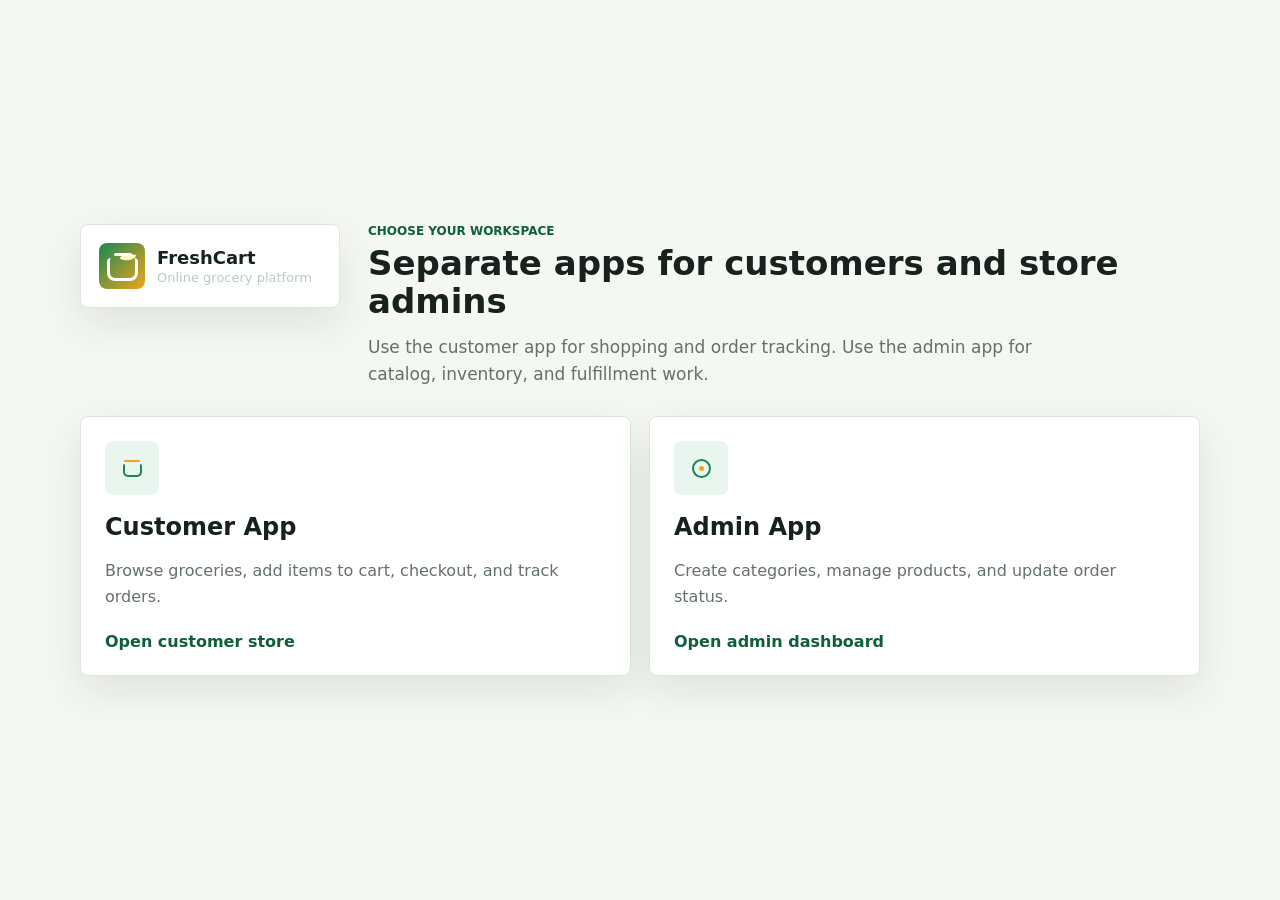
<file: Frontend/index.html>
<!DOCTYPE html>
<html lang="en">
  <head>
    <meta charset="UTF-8" />
    <meta name="viewport" content="width=device-width, initial-scale=1.0" />
    <title>FreshCart Apps</title>
    <link rel="stylesheet" href="css/styles.css" />
  </head>
  <body>
    <main class="portal">
      <section class="portal-hero">
        <a class="brand brand-link portal-brand" href="index.html">
          <div class="brand-mark" aria-hidden="true"><span></span></div>
          <div>
            <div class="brand-title">FreshCart</div>
            <div class="brand-subtitle">Online grocery platform</div>
          </div>
        </a>
        <div>
          <p class="page-kicker">Choose your workspace</p>
          <h1 class="page-title">Separate apps for customers and store admins</h1>
          <p class="portal-copy">Use the customer app for shopping and order tracking. Use the admin app for catalog, inventory, and fulfillment work.</p>
        </div>
      </section>

      <section class="portal-grid" aria-label="FreshCart modules">
        <a class="portal-card customer-card" href="customer.html">
          <span class="portal-icon nav-cart" aria-hidden="true"></span>
          <strong>Customer App</strong>
          <span>Browse groceries, add items to cart, checkout, and track orders.</span>
          <em>Open customer store</em>
        </a>
        <a class="portal-card admin-card" href="admin.html">
          <span class="portal-icon nav-admin" aria-hidden="true"></span>
          <strong>Admin App</strong>
          <span>Create categories, manage products, and update order status.</span>
          <em>Open admin dashboard</em>
        </a>
      </section>
    </main>
  </body>
</html>
</file>
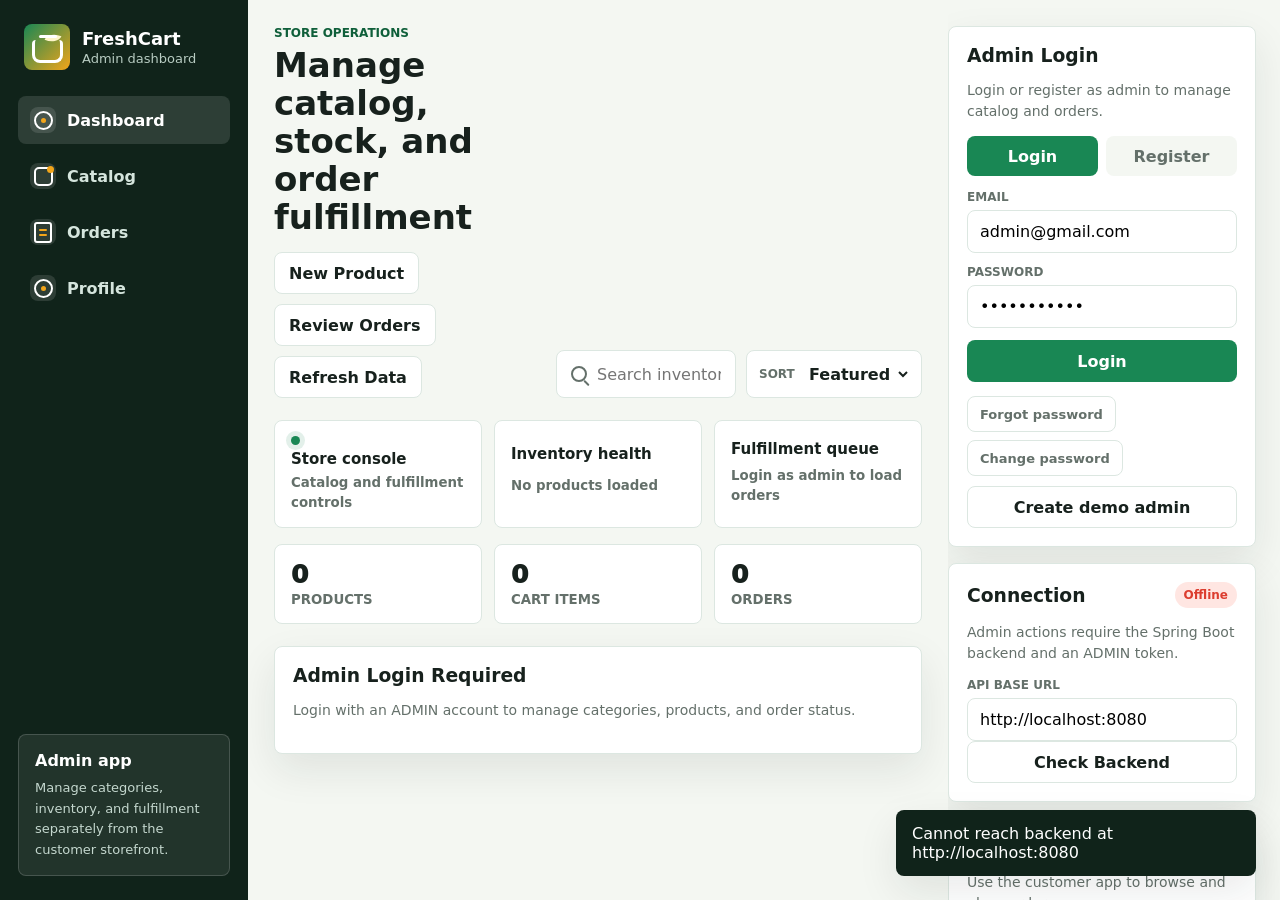
<file: Frontend/admin.html>
<!DOCTYPE html>
<html lang="en">
  <head>
    <meta charset="UTF-8" />
    <meta name="viewport" content="width=device-width, initial-scale=1.0" />
    <title>FreshCart Admin</title>
    <link rel="stylesheet" href="css/styles.css" />
  </head>
  <body>
    <div class="app-shell admin-shell">
      <aside class="sidebar">
        <a class="brand brand-link" href="index.html">
          <div class="brand-mark" aria-hidden="true"><span></span></div>
          <div>
            <div class="brand-title">FreshCart</div>
            <div class="brand-subtitle">Admin dashboard</div>
          </div>
        </a>

        <nav class="nav">
          <button class="nav-button active" data-view="dashboard"><span class="nav-icon nav-admin" aria-hidden="true"></span>Dashboard</button>
          <button class="nav-button" data-view="catalog"><span class="nav-icon nav-products" aria-hidden="true"></span>Catalog</button>
          <button class="nav-button" data-view="orders"><span class="nav-icon nav-orders" aria-hidden="true"></span>Orders</button>
          <button class="nav-button" data-view="profile"><span class="nav-icon nav-admin" aria-hidden="true"></span>Profile</button>
        </nav>

        <div class="sidebar-card">
          <strong>Admin app</strong>
          <span>Manage categories, inventory, and fulfillment separately from the customer storefront.</span>
        </div>
      </aside>

      <main class="main">
        <header class="topbar">
          <div>
            <p class="page-kicker">Store operations</p>
            <h1 class="page-title">Manage catalog, stock, and order fulfillment</h1>
            <div class="header-actions">
              <button class="btn secondary" data-jump-view="dashboard">New Product</button>
              <button class="btn secondary" data-jump-view="orders">Review Orders</button>
              <button class="btn secondary" id="refreshAppBtn">Refresh Data</button>
            </div>
          </div>
          <div class="toolbar">
            <label class="search-wrap">
              <span class="control-icon search-icon" aria-hidden="true"></span>
              <input id="searchInput" placeholder="Search inventory..." />
            </label>
            <label class="sort-wrap">
              <span>Sort</span>
              <select id="sortProducts">
                <option value="featured">Featured</option>
                <option value="price-asc">Price: Low to High</option>
                <option value="price-desc">Price: High to Low</option>
                <option value="stock-desc">Stock: High to Low</option>
              </select>
            </label>
          </div>
        </header>

        <section class="ops-banner admin-banner" aria-label="Operations status">
          <div>
            <span class="status-dot"></span>
            <strong>Store console</strong>
            <small>Catalog and fulfillment controls</small>
          </div>
          <div>
            <strong>Inventory health</strong>
            <small id="inventoryHealth">Waiting for catalog</small>
          </div>
          <div>
            <strong>Fulfillment queue</strong>
            <small id="fulfillmentQueue">Login as admin to load orders</small>
          </div>
        </section>

        <section class="stats-strip" aria-label="Admin summary">
          <div><span id="productCount">0</span><small>Products</small></div>
          <div><span id="cartCount">0</span><small>Cart items</small></div>
          <div><span id="orderCount">0</span><small>Orders</small></div>
        </section>

        <section class="view active" data-view="dashboard">
          <div id="adminAccess" class="admin-layout" hidden>
            <form id="categoryForm" class="panel form-grid">
              <h3>Category Setup</h3>
              <label class="field">
                <span>Category name</span>
                <input name="name" placeholder="Fruits" required />
              </label>
              <label class="field">
                <span>Description</span>
                <textarea name="description" placeholder="Fresh fruits and seasonal picks"></textarea>
              </label>
              <button class="btn" type="submit">Create Category</button>
            </form>

            <form id="productForm" class="panel form-grid">
              <h3>Inventory Control</h3>
              <div class="two-col">
                <label class="field">
                  <span>Product</span>
                  <input name="name" placeholder="Apple" required />
                </label>
                <label class="field">
                  <span>Category</span>
                  <select id="productCategory" name="categoryId" required></select>
                </label>
              </div>
              <label class="field">
                <span>Description</span>
                <textarea name="description" placeholder="Fresh and ready for delivery"></textarea>
              </label>
              <label class="field">
                <span>Product image</span>
                <select name="imageUrl">
                  <option value="">Auto choose by product name</option>
                  <option value="assets/products/apple.svg">Apple</option>
                  <option value="assets/products/mango.svg">Mango</option>
                  <option value="assets/products/tomato.svg">Tomato</option>
                  <option value="assets/products/vegetable.svg">Vegetable</option>
                  <option value="assets/products/dairy.svg">Dairy</option>
                  <option value="assets/products/bakery.svg">Bakery</option>
                  <option value="assets/products/default.svg">Default grocery</option>
                </select>
              </label>
              <label class="field">
                <span>Custom image URL</span>
                <input name="customImageUrl" placeholder="Optional direct image URL" />
              </label>
              <label class="field">
                <span>Upload product image</span>
                <input id="productImageFile" name="productImageFile" type="file" accept="image/png,image/jpeg,image/webp,image/svg+xml" />
              </label>
              <div class="image-preview-card">
                <img id="productImagePreview" src="assets/products/default.svg" alt="Product preview" />
                <div>
                  <strong id="productPreviewTitle">Product preview</strong>
                  <span id="productPreviewMeta">Choose an image or type a custom URL.</span>
                </div>
              </div>
              <div class="two-col">
                <label class="field">
                  <span>Price</span>
                  <input name="price" type="number" step="0.01" min="0.01" placeholder="40.50" required />
                </label>
                <label class="field">
                  <span>Stock</span>
                  <input name="stockQuantity" type="number" min="0" placeholder="10" required />
                </label>
              </div>
              <div class="two-col">
                <button class="btn" type="submit">Create Product</button>
                <button class="btn secondary" type="button" id="clearProductDraftBtn">Clear Draft</button>
              </div>
            </form>

            <form id="orderStatusForm" class="panel form-grid">
              <h3>Fulfillment Desk</h3>
              <div class="two-col">
                <label class="field">
                  <span>Order ID</span>
                  <input name="orderId" type="number" min="1" required />
                </label>
                <label class="field">
                  <span>Status</span>
                  <select name="status">
                    <option>PLACED</option>
                    <option>CONFIRMED</option>
                    <option>PACKED</option>
                    <option>OUT_FOR_DELIVERY</option>
                    <option>DELIVERED</option>
                    <option>CANCELLED</option>
                  </select>
                </label>
              </div>
              <button class="btn" type="submit">Update Status</button>
            </form>

            <section class="panel ops-panel">
              <div class="row-between">
                <h3>Low Stock Watch</h3>
                <span class="chip warn" id="lowStockCount">0 items</span>
              </div>
              <div id="lowStockList" class="compact-list"></div>
            </section>

            <section class="panel ops-panel">
              <div class="row-between">
                <h3>Active Fulfillment</h3>
                <span class="chip blue" id="activeOrderCount">0 active</span>
              </div>
              <div id="activeOrderList" class="compact-list"></div>
            </section>

            <section class="panel analytics-panel full-span">
              <div class="row-between">
                <h3>Store Analytics</h3>
                <span class="chip blue" id="analyticsRange">Live</span>
              </div>
              <div class="analytics-grid">
                <div><span>Revenue</span><strong id="analyticsRevenue">Rs 0.00</strong></div>
                <div><span>Today orders</span><strong id="analyticsTodayOrders">0</strong></div>
                <div><span>Average order</span><strong id="analyticsAverageOrder">Rs 0.00</strong></div>
              </div>
              <div class="analytics-list" id="topProductsList"></div>
            </section>
          </div>
          <div class="panel" id="adminHint">
            <h3>Admin Login Required</h3>
            <p class="muted">Login with an ADMIN account to manage categories, products, and order status.</p>
          </div>
        </section>

        <section class="view" data-view="catalog">
          <div class="section-head">
            <div>
              <h2>Inventory Catalog</h2>
              <p class="muted">Review active products and remove discontinued items.</p>
            </div>
          </div>
          <div class="category-strip" id="categoryStrip"></div>
          <div id="productGrid" class="grid"></div>
        </section>

        <section class="view" data-view="orders">
          <div class="panel">
            <div class="row-between">
              <h3>All Orders</h3>
              <span class="chip">Admin fulfillment</span>
            </div>
            <div class="segmented order-filter" aria-label="Filter admin orders">
              <button class="active" data-admin-order-filter="ACTIVE">Active</button>
              <button data-admin-order-filter="PLACED">Placed</button>
              <button data-admin-order-filter="OUT_FOR_DELIVERY">Out</button>
              <button data-admin-order-filter="DONE">Done</button>
              <button data-admin-order-filter="ALL">All</button>
            </div>
            <div id="ordersList" class="orders-list"></div>
          </div>
        </section>

        <section class="view" data-view="profile">
          <div class="panel profile-panel" id="profilePanel"></div>
        </section>
      </main>

      <aside class="right-rail">
        <section class="auth-card" id="authBox"></section>
        <section class="panel">
          <div class="row-between">
            <h3>Connection</h3>
            <span class="chip neutral" id="backendStatus">Checking</span>
          </div>
          <p class="muted">Admin actions require the Spring Boot backend and an ADMIN token.</p>
          <label class="field">
            <span>API base URL</span>
            <input id="apiBaseUrl" />
          </label>
          <button class="btn secondary full" id="checkBackendBtn">Check Backend</button>
        </section>
        <section class="panel">
          <h3>Customer?</h3>
          <p class="muted">Use the customer app to browse and place orders.</p>
          <a class="btn secondary full" href="customer.html">Open Customer App</a>
        </section>
      </aside>
    </div>

    <div id="toast" class="toast"></div>
    <div id="productModal" class="modal" hidden>
      <div class="modal-backdrop" data-close-product-modal></div>
      <section class="modal-panel" role="dialog" aria-modal="true" aria-labelledby="productModalTitle">
        <button class="modal-close" type="button" data-close-product-modal>Close</button>
        <div id="productModalContent"></div>
      </section>
    </div>
    <script type="module" src="js/adminApp.js?v=20260529-razorpay-errors"></script>
  </body>
</html>
</file>
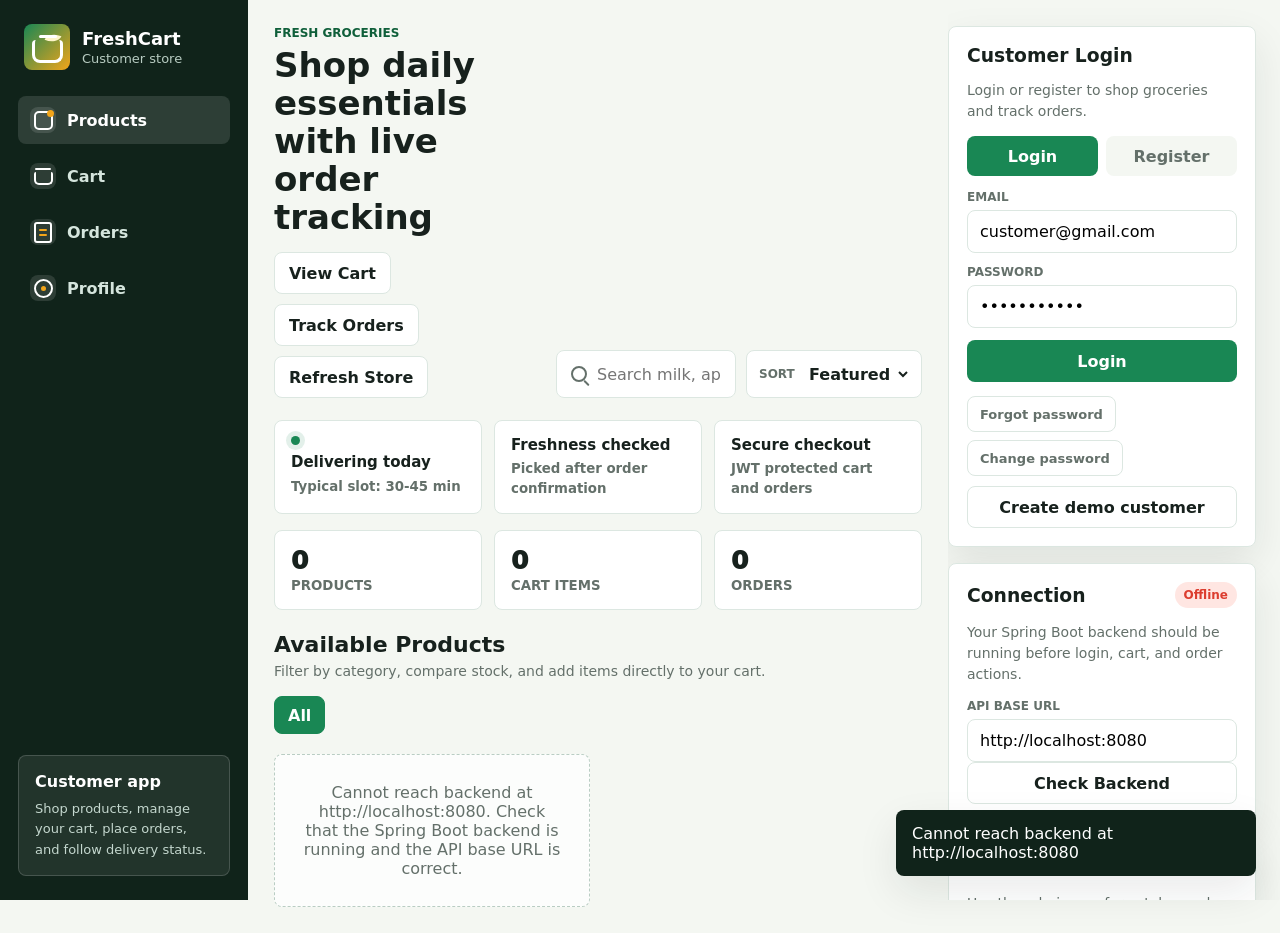
<file: Frontend/customer.html>
<!DOCTYPE html>
<html lang="en">
  <head>
    <meta charset="UTF-8" />
    <meta name="viewport" content="width=device-width, initial-scale=1.0" />
    <title>FreshCart Customer</title>
    <link rel="stylesheet" href="css/styles.css" />
  </head>
  <body>
    <div class="app-shell">
      <aside class="sidebar">
        <a class="brand brand-link" href="index.html">
          <div class="brand-mark" aria-hidden="true"><span></span></div>
          <div>
            <div class="brand-title">FreshCart</div>
            <div class="brand-subtitle">Customer store</div>
          </div>
        </a>

        <nav class="nav">
          <button class="nav-button active" data-view="products"><span class="nav-icon nav-products" aria-hidden="true"></span>Products</button>
          <button class="nav-button" data-view="cart"><span class="nav-icon nav-cart" aria-hidden="true"></span>Cart</button>
          <button class="nav-button" data-view="orders"><span class="nav-icon nav-orders" aria-hidden="true"></span>Orders</button>
          <button class="nav-button" data-view="profile"><span class="nav-icon nav-admin" aria-hidden="true"></span>Profile</button>
        </nav>

        <div class="sidebar-card">
          <strong>Customer app</strong>
          <span>Shop products, manage your cart, place orders, and follow delivery status.</span>
        </div>
      </aside>

      <main class="main">
        <header class="topbar">
          <div>
            <p class="page-kicker">Fresh groceries</p>
            <h1 class="page-title">Shop daily essentials with live order tracking</h1>
            <div class="header-actions">
              <button class="btn secondary" data-jump-view="cart">View Cart</button>
              <button class="btn secondary" data-jump-view="orders">Track Orders</button>
              <button class="btn secondary" id="refreshAppBtn">Refresh Store</button>
            </div>
          </div>
          <div class="toolbar">
            <label class="search-wrap">
              <span class="control-icon search-icon" aria-hidden="true"></span>
              <input id="searchInput" placeholder="Search milk, apple, bread..." />
            </label>
            <label class="sort-wrap">
              <span>Sort</span>
              <select id="sortProducts">
                <option value="featured">Featured</option>
                <option value="price-asc">Price: Low to High</option>
                <option value="price-desc">Price: High to Low</option>
                <option value="stock-desc">Stock: High to Low</option>
              </select>
            </label>
          </div>
        </header>

        <section class="ops-banner customer-banner" aria-label="Store service status">
          <div>
            <span class="status-dot"></span>
            <strong>Delivering today</strong>
            <small>Typical slot: 30-45 min</small>
          </div>
          <div>
            <strong>Freshness checked</strong>
            <small>Picked after order confirmation</small>
          </div>
          <div>
            <strong>Secure checkout</strong>
            <small>JWT protected cart and orders</small>
          </div>
        </section>

        <section class="stats-strip" aria-label="Customer summary">
          <div><span id="productCount">0</span><small>Products</small></div>
          <div><span id="cartCount">0</span><small>Cart items</small></div>
          <div><span id="orderCount">0</span><small>Orders</small></div>
        </section>

        <section class="view active" data-view="products">
          <div class="section-head">
            <div>
              <h2>Available Products</h2>
              <p class="muted">Filter by category, compare stock, and add items directly to your cart.</p>
            </div>
          </div>
          <div class="category-strip" id="categoryStrip"></div>
          <div id="productGrid" class="grid"></div>
        </section>

        <section class="view" data-view="cart">
          <div class="panel">
            <div class="row-between">
              <h3>Checkout Cart</h3>
              <span class="chip" id="cartTotal">Rs 0.00</span>
            </div>
            <div id="cartReview" class="cart-review"></div>
            <div id="cartList" class="cart-list"></div>
            <div class="cart-summary">
              <div class="checkout-breakdown" aria-label="Checkout total">
                <div><span>Subtotal</span><strong id="checkoutSubtotal">Rs 0.00</strong></div>
                <div><span>Delivery</span><strong id="checkoutDelivery">Rs 0.00</strong></div>
                <div class="grand-total"><span>Payable</span><strong id="checkoutGrand">Rs 0.00</strong></div>
              </div>
              <label class="field">
                <span>Delivery address</span>
                <textarea id="deliveryAddress">123 Grocery Street</textarea>
              </label>
              <div class="address-book">
                <label class="field">
                  <span>Address label</span>
                  <input id="addressLabel" placeholder="Home, Office, Other" value="Home" />
                </label>
                <label class="field">
                  <span>Saved addresses</span>
                  <select id="savedAddressSelect"></select>
                </label>
                <div class="address-actions">
                  <button class="btn secondary" type="button" id="saveAddressBtn">Save Address</button>
                  <button class="btn secondary" type="button" id="removeAddressBtn">Remove</button>
                </div>
              </div>
              <div class="two-col">
                <label class="field">
                  <span>Delivery slot</span>
                  <select id="deliverySlot">
                    <option>Today, 30-45 min</option>
                    <option>Today, 6 PM - 8 PM</option>
                    <option>Tomorrow, 8 AM - 10 AM</option>
                    <option>Tomorrow, 5 PM - 7 PM</option>
                  </select>
                </label>
                <label class="field">
                  <span>Payment</span>
                  <select id="paymentMethod">
                    <option value="COD">Cash on Delivery</option>
                    <option value="ONLINE">Online Payment</option>
                  </select>
                </label>
              </div>
              <div class="two-col">
                <button class="btn" id="placeOrderBtn">Place Order</button>
                <button class="btn secondary" id="clearCartBtn">Clear Cart</button>
              </div>
            </div>
          </div>
        </section>

        <section class="view" data-view="orders">
          <div class="panel">
            <div class="row-between">
              <h3>My Orders</h3>
              <span class="chip">Live status ready</span>
            </div>
            <div class="segmented order-filter" aria-label="Filter customer orders">
              <button class="active" data-customer-order-filter="ALL">History</button>
              <button data-customer-order-filter="ACTIVE">Active</button>
              <button data-customer-order-filter="DELIVERED">Delivered</button>
            </div>
            <div id="ordersList" class="orders-list"></div>
          </div>
        </section>

        <section class="view" data-view="profile">
          <div class="panel profile-panel" id="profilePanel"></div>
        </section>
      </main>

      <aside class="right-rail">
        <section class="auth-card" id="authBox"></section>
        <section class="panel">
          <div class="row-between">
            <h3>Connection</h3>
            <span class="chip neutral" id="backendStatus">Checking</span>
          </div>
          <p class="muted">Your Spring Boot backend should be running before login, cart, and order actions.</p>
          <label class="field">
            <span>API base URL</span>
            <input id="apiBaseUrl" />
          </label>
          <button class="btn secondary full" id="checkBackendBtn">Check Backend</button>
        </section>
        <section class="panel">
          <h3>Admin?</h3>
          <p class="muted">Use the admin app for catalog and fulfillment management.</p>
          <a class="btn secondary full" href="admin.html">Open Admin App</a>
        </section>
        <section class="panel promise-list">
          <h3>Delivery Promise</h3>
          <div><strong>Packed carefully</strong><span>Cold items and bakery kept separate.</span></div>
          <div><strong>Live updates</strong><span>Order status changes appear in your order timeline.</span></div>
          <div><strong>Easy changes</strong><span>Update quantities before checkout.</span></div>
        </section>
        <section class="panel ops-panel">
          <div class="row-between">
            <h3>Shopping Assist</h3>
            <span class="chip" id="assistStatus">Ready</span>
          </div>
          <div id="shoppingAssist" class="compact-list"></div>
        </section>
      </aside>
    </div>

    <div id="toast" class="toast"></div>
    <div id="productModal" class="modal" hidden>
      <div class="modal-backdrop" data-close-product-modal></div>
      <section class="modal-panel" role="dialog" aria-modal="true" aria-labelledby="productModalTitle">
        <button class="modal-close" type="button" data-close-product-modal>Close</button>
        <div id="productModalContent"></div>
      </section>
    </div>
    <script type="module" src="js/app.js?v=20260529-razorpay-errors"></script>
  </body>
</html>
</file>
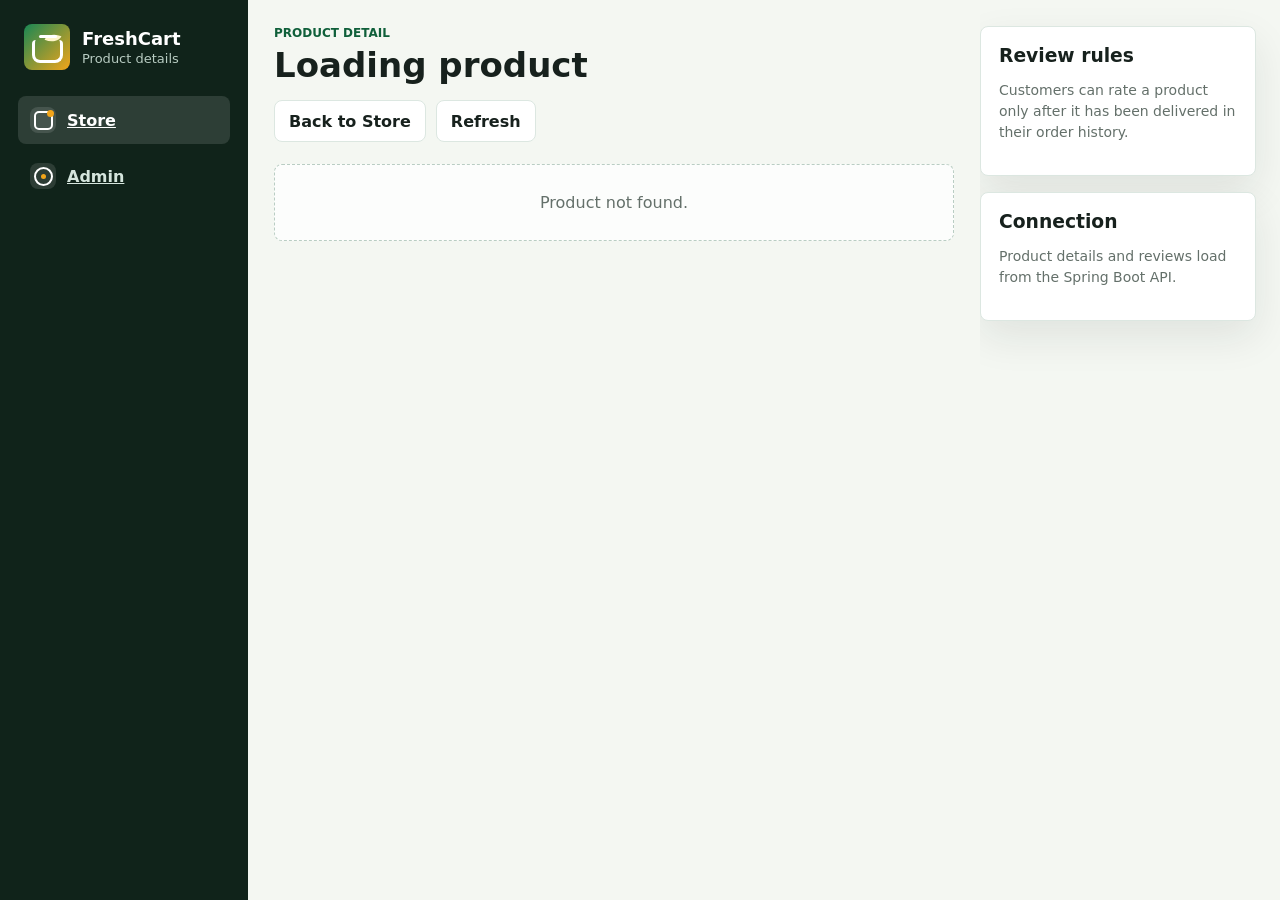
<file: Frontend/product.html>
<!DOCTYPE html>
<html lang="en">
  <head>
    <meta charset="UTF-8" />
    <meta name="viewport" content="width=device-width, initial-scale=1.0" />
    <title>FreshCart Product</title>
    <link rel="stylesheet" href="css/styles.css" />
  </head>
  <body>
    <div class="app-shell product-page-shell">
      <aside class="sidebar">
        <a class="brand brand-link" href="index.html">
          <div class="brand-mark" aria-hidden="true"><span></span></div>
          <div>
            <div class="brand-title">FreshCart</div>
            <div class="brand-subtitle">Product details</div>
          </div>
        </a>
        <nav class="nav">
          <a class="nav-button active" href="customer.html"><span class="nav-icon nav-products" aria-hidden="true"></span>Store</a>
          <a class="nav-button" href="admin.html"><span class="nav-icon nav-admin" aria-hidden="true"></span>Admin</a>
        </nav>
      </aside>

      <main class="main">
        <header class="topbar product-detail-topbar">
          <div>
            <p class="page-kicker">Product detail</p>
            <h1 class="page-title" id="productPageTitle">Loading product</h1>
            <div class="header-actions">
              <a class="btn secondary" href="customer.html">Back to Store</a>
              <button class="btn secondary" id="refreshProductBtn">Refresh</button>
            </div>
          </div>
        </header>

        <section id="productPageContent" class="product-page-content"></section>
      </main>

      <aside class="right-rail">
        <section class="panel">
          <h3>Review rules</h3>
          <p class="muted">Customers can rate a product only after it has been delivered in their order history.</p>
        </section>
        <section class="panel">
          <h3>Connection</h3>
          <p class="muted">Product details and reviews load from the Spring Boot API.</p>
        </section>
      </aside>
    </div>

    <div id="toast" class="toast"></div>
    <script type="module" src="js/productPage.js?v=20260529-razorpay-errors"></script>
  </body>
</html>
</file>
<file: Frontend/css/styles.css>
:root {
  --leaf: #198754;
  --leaf-dark: #0f5f3a;
  --leaf-soft: #e8f6ef;
  --blue: #2563eb;
  --tomato: #dc3d2f;
  --amber: #f2a51a;
  --ink: #17211d;
  --muted: #64706a;
  --line: #dce7e1;
  --panel: #ffffff;
  --wash: #f4f7f2;
  --sidebar: #10231a;
  --shadow: 0 16px 42px rgba(23, 33, 29, 0.09);
}

* {
  box-sizing: border-box;
}

[hidden] {
  display: none !important;
}

body {
  margin: 0;
  min-height: 100vh;
  background: var(--wash);
  color: var(--ink);
  font-family: Inter, ui-sans-serif, system-ui, -apple-system, BlinkMacSystemFont, "Segoe UI", sans-serif;
}

button,
input,
select,
textarea {
  font: inherit;
}

button {
  border: 0;
  cursor: pointer;
}

.app-shell {
  display: grid;
  grid-template-columns: 248px minmax(0, 1fr) 332px;
  min-height: 100vh;
}

.sidebar {
  position: sticky;
  top: 0;
  display: flex;
  flex-direction: column;
  gap: 26px;
  height: 100vh;
  padding: 24px 18px;
  background: var(--sidebar);
  color: #ffffff;
}

.brand {
  display: flex;
  gap: 12px;
  align-items: center;
  padding: 0 6px;
}

.brand-link,
.portal-card {
  color: inherit;
  text-decoration: none;
}

.brand-mark {
  position: relative;
  display: grid;
  width: 46px;
  height: 46px;
  place-items: center;
  overflow: hidden;
  border-radius: 8px;
  background: linear-gradient(135deg, var(--leaf), var(--amber));
}

.brand-mark::before,
.brand-mark::after,
.brand-mark span {
  position: absolute;
  content: "";
}

.brand-mark::before {
  width: 25px;
  height: 20px;
  border: 3px solid #ffffff;
  border-top: 0;
  border-radius: 4px 4px 8px 8px;
  transform: translateY(4px);
}

.brand-mark::after {
  width: 18px;
  height: 3px;
  border-radius: 999px;
  background: #ffffff;
  transform: translate(1px, -11px);
}

.brand-mark span {
  top: 9px;
  right: 10px;
  width: 14px;
  height: 10px;
  border-radius: 100% 0 100% 0;
  background: #fff5c8;
  transform: rotate(24deg);
}

.brand-title {
  font-size: 18px;
  font-weight: 900;
  letter-spacing: 0;
}

.brand-subtitle {
  margin-top: 2px;
  color: #b8ccc2;
  font-size: 13px;
}

.nav {
  display: grid;
  gap: 8px;
}

.nav-button {
  display: flex;
  align-items: center;
  gap: 11px;
  width: 100%;
  min-height: 46px;
  padding: 11px 12px;
  border-radius: 8px;
  background: transparent;
  color: #d5e5dd;
  text-align: left;
  font-weight: 800;
}

.nav-icon {
  position: relative;
  display: grid;
  width: 26px;
  height: 26px;
  place-items: center;
  border-radius: 8px;
  background: rgba(255, 255, 255, 0.12);
}

.nav-icon::before,
.nav-icon::after {
  position: absolute;
  content: "";
}

.nav-products::before {
  width: 15px;
  height: 15px;
  border: 2px solid #ffffff;
  border-radius: 5px;
}

.nav-products::after {
  width: 7px;
  height: 7px;
  border-radius: 50%;
  background: var(--amber);
  transform: translate(7px, -7px);
}

.nav-cart::before {
  width: 15px;
  height: 11px;
  border: 2px solid #ffffff;
  border-top: 0;
  border-radius: 2px 2px 5px 5px;
  transform: translateY(2px);
}

.nav-cart::after {
  width: 16px;
  height: 2px;
  border-radius: 999px;
  background: #ffffff;
  transform: translateY(-7px);
}

.nav-orders::before {
  width: 14px;
  height: 17px;
  border: 2px solid #ffffff;
  border-radius: 3px;
}

.nav-orders::after {
  width: 8px;
  height: 2px;
  border-radius: 999px;
  background: var(--amber);
  box-shadow: 0 5px 0 var(--amber);
  transform: translateY(-2px);
}

.nav-admin::before {
  width: 15px;
  height: 15px;
  border: 2px solid #ffffff;
  border-radius: 50%;
}

.nav-admin::after {
  width: 5px;
  height: 5px;
  border-radius: 50%;
  background: var(--amber);
}

.nav-button.active,
.nav-button:hover {
  background: rgba(255, 255, 255, 0.12);
  color: #ffffff;
}

.sidebar-card {
  margin-top: auto;
  padding: 16px;
  border: 1px solid rgba(255, 255, 255, 0.16);
  border-radius: 8px;
  background: rgba(255, 255, 255, 0.08);
}

.sidebar-card strong {
  display: block;
  margin-bottom: 7px;
}

.sidebar-card span {
  color: #c4d7ce;
  font-size: 13px;
  line-height: 1.5;
}

.main {
  padding: 26px;
  overflow: auto;
}

.topbar {
  display: grid;
  grid-template-columns: minmax(260px, 1fr) minmax(320px, 560px);
  gap: 22px;
  align-items: end;
  margin-bottom: 22px;
}

.page-kicker {
  margin: 0 0 6px;
  color: var(--leaf-dark);
  font-size: 12px;
  font-weight: 900;
  text-transform: uppercase;
}

.page-title {
  max-width: 760px;
  margin: 0;
  font-size: 34px;
  line-height: 1.12;
  letter-spacing: 0;
}

.header-actions {
  display: flex;
  flex-wrap: wrap;
  gap: 10px;
  margin-top: 16px;
}

.toolbar {
  display: grid;
  grid-template-columns: minmax(0, 1fr) 176px;
  gap: 10px;
}

.search-wrap,
.sort-wrap {
  min-height: 48px;
  border: 1px solid var(--line);
  border-radius: 8px;
  background: #ffffff;
}

.search-wrap {
  position: relative;
  display: flex;
  align-items: center;
}

.control-icon {
  position: absolute;
  left: 14px;
  width: 16px;
  height: 16px;
}

.search-icon {
  border: 2px solid var(--muted);
  border-radius: 50%;
}

.search-icon::after {
  position: absolute;
  right: -5px;
  bottom: -4px;
  width: 7px;
  height: 2px;
  border-radius: 999px;
  background: var(--muted);
  content: "";
  transform: rotate(45deg);
}

.search-wrap input {
  width: 100%;
  min-width: 0;
  padding: 13px 14px 13px 40px;
  border: 0;
  border-radius: 8px;
  background: transparent;
  outline: none;
}

.sort-wrap {
  display: grid;
  grid-template-columns: 46px minmax(0, 1fr);
  align-items: center;
  padding: 0 10px 0 12px;
}

.sort-wrap span {
  color: var(--muted);
  font-size: 12px;
  font-weight: 900;
  text-transform: uppercase;
}

.sort-wrap select {
  width: 100%;
  min-width: 0;
  border: 0;
  background: transparent;
  color: var(--ink);
  font-weight: 800;
  outline: none;
}

.search-wrap:focus-within,
.sort-wrap:focus-within,
.field input:focus,
.field textarea:focus,
.field select:focus,
.qty-input:focus {
  border-color: var(--leaf);
  box-shadow: 0 0 0 3px rgba(25, 135, 84, 0.14);
}

.stats-strip {
  display: grid;
  grid-template-columns: repeat(3, minmax(0, 1fr));
  gap: 12px;
  margin-bottom: 22px;
}

.stats-strip div {
  padding: 15px 16px;
  border: 1px solid var(--line);
  border-radius: 8px;
  background: #ffffff;
}

.stats-strip span {
  display: block;
  font-size: 25px;
  font-weight: 950;
}

.stats-strip small {
  color: var(--muted);
  font-weight: 850;
  text-transform: uppercase;
}

.ops-banner {
  display: grid;
  grid-template-columns: repeat(3, minmax(0, 1fr));
  gap: 12px;
  margin-bottom: 16px;
}

.ops-banner div {
  display: grid;
  gap: 5px;
  min-height: 82px;
  padding: 15px 16px;
  border: 1px solid var(--line);
  border-radius: 8px;
  background: #ffffff;
}

.ops-banner strong {
  display: flex;
  align-items: center;
  gap: 8px;
  font-size: 15px;
}

.ops-banner small {
  color: var(--muted);
  font-weight: 750;
  line-height: 1.45;
}

.status-dot {
  display: inline-block;
  width: 9px;
  height: 9px;
  border-radius: 50%;
  background: var(--leaf);
  box-shadow: 0 0 0 5px rgba(25, 135, 84, 0.12);
}

.section-head {
  display: flex;
  align-items: end;
  justify-content: space-between;
  gap: 16px;
  margin-bottom: 14px;
}

.section-head h2 {
  margin: 0 0 4px;
  font-size: 22px;
}

.section-head p {
  margin: 0;
}

.view {
  display: none;
}

.view.active {
  display: block;
}

.category-strip {
  display: flex;
  gap: 10px;
  margin-bottom: 16px;
  overflow-x: auto;
  padding-bottom: 4px;
}

.category-pill {
  flex: 0 0 auto;
  min-height: 38px;
  padding: 8px 13px;
  border: 1px solid var(--line);
  border-radius: 8px;
  background: #ffffff;
  color: var(--muted);
  font-weight: 850;
}

.category-pill.active,
.category-pill:hover {
  border-color: var(--leaf);
  background: var(--leaf);
  color: #ffffff;
}

.grid {
  display: grid;
  grid-template-columns: repeat(auto-fill, minmax(238px, 1fr));
  gap: 16px;
}

.product-card,
.panel,
.auth-card,
.cart-row,
.order-card {
  border: 1px solid var(--line);
  border-radius: 8px;
  background: var(--panel);
  box-shadow: var(--shadow);
}

.product-card {
  display: flex;
  flex-direction: column;
  min-height: 100%;
  padding: 14px;
  transition: border-color 0.18s ease, transform 0.18s ease;
}

.product-card:hover {
  border-color: rgba(25, 135, 84, 0.4);
  transform: translateY(-2px);
}

.product-card.image-fallback .product-image {
  border-style: dashed;
}

.product-card.image-fallback::after {
  display: block;
  margin-top: 10px;
  color: var(--tomato);
  font-size: 12px;
  font-weight: 850;
  content: "Image unavailable. Showing fallback.";
}

.product-media {
  position: relative;
  margin-bottom: 13px;
}

.product-image {
  display: block;
  width: 100%;
  aspect-ratio: 4 / 3;
  border: 1px solid var(--line);
  border-radius: 8px;
  background: var(--wash);
  object-fit: cover;
}

.product-badge {
  position: absolute;
  left: 10px;
  top: 10px;
  max-width: calc(100% - 20px);
  padding: 6px 9px;
  border-radius: 999px;
  background: rgba(255, 255, 255, 0.92);
  color: var(--leaf-dark);
  font-size: 12px;
  font-weight: 900;
  box-shadow: 0 10px 24px rgba(23, 33, 29, 0.12);
}

.product-top {
  display: flex;
  align-items: flex-start;
  justify-content: space-between;
  gap: 10px;
}

.product-icon {
  position: relative;
  display: grid;
  flex: 0 0 auto;
  width: 42px;
  height: 42px;
  place-items: center;
  overflow: hidden;
  border-radius: 8px;
  background: var(--leaf-soft);
}

.product-icon::before,
.product-icon::after {
  position: absolute;
  content: "";
}

.product-icon::before {
  width: 22px;
  height: 15px;
  border-radius: 50% 50% 45% 45%;
  background: var(--leaf);
  transform: rotate(-18deg);
}

.product-icon::after {
  right: 9px;
  bottom: 9px;
  width: 12px;
  height: 12px;
  border-radius: 50%;
  background: var(--tomato);
}

.product-card h3,
.panel h3,
.auth-card h3,
.order-card h3 {
  margin: 0;
}

.product-card p {
  min-height: 42px;
  margin: 10px 0 12px;
  color: var(--muted);
  font-size: 14px;
  line-height: 1.5;
}

.price-row,
.row-between {
  display: flex;
  align-items: center;
  justify-content: space-between;
  gap: 12px;
}

.price {
  font-size: 22px;
  font-weight: 950;
}

.product-meta {
  display: flex;
  flex-wrap: wrap;
  gap: 8px;
  margin: 12px 0;
}

.chip {
  display: inline-flex;
  align-items: center;
  gap: 6px;
  min-height: 26px;
  padding: 5px 9px;
  border-radius: 999px;
  background: var(--leaf-soft);
  color: var(--leaf-dark);
  font-size: 12px;
  font-weight: 850;
  white-space: nowrap;
}

.chip.warn {
  background: #fff3d6;
  color: #7a5400;
}

.chip.danger {
  background: #ffe6e2;
  color: var(--tomato);
}

.chip.neutral {
  background: #eef4f0;
  color: var(--muted);
}

.chip.blue {
  background: #e7efff;
  color: #1d4ed8;
}

.chip.online {
  background: var(--leaf-soft);
  color: var(--leaf-dark);
}

.card-actions {
  display: grid;
  grid-template-columns: 86px 1fr;
  gap: 10px;
  margin-top: auto;
  padding-top: 14px;
}

.admin-card-actions {
  display: grid;
  gap: 10px;
  margin-top: 12px;
  padding-top: 12px;
  border-top: 1px solid var(--line);
}

.inventory-edit {
  display: grid;
  grid-template-columns: minmax(0, 1fr) 92px;
  gap: 10px;
}

.inventory-edit .field span {
  font-size: 11px;
}

.qty-input {
  width: 100%;
  min-height: 42px;
  padding: 10px;
  border: 1px solid var(--line);
  border-radius: 8px;
  background: #ffffff;
  outline: none;
}

.btn {
  display: inline-flex;
  align-items: center;
  justify-content: center;
  gap: 8px;
  min-height: 42px;
  padding: 10px 14px;
  border-radius: 8px;
  background: var(--leaf);
  color: #ffffff;
  font-weight: 900;
}

.btn:hover {
  background: var(--leaf-dark);
}

.btn:disabled {
  cursor: not-allowed;
  background: #b8c8bf;
  color: #eef5f1;
}

.btn.secondary {
  border: 1px solid var(--line);
  background: #ffffff;
  color: var(--ink);
}

.btn.secondary:hover {
  background: var(--wash);
}

.btn.danger {
  background: var(--tomato);
}

.btn.full {
  width: 100%;
}

a.btn {
  text-decoration: none;
}

.btn.text {
  justify-content: flex-start;
  min-height: 30px;
  margin-top: 2px;
  padding: 0;
  background: transparent;
  color: var(--blue);
  font-weight: 900;
}

.btn.text:hover {
  background: transparent;
  color: #1d4ed8;
}

.right-rail {
  position: sticky;
  top: 0;
  display: flex;
  flex-direction: column;
  gap: 16px;
  height: 100vh;
  padding: 26px 24px 26px 0;
  overflow: auto;
}

.auth-card,
.panel {
  padding: 18px;
}

.form-grid {
  display: grid;
  gap: 12px;
}

.two-col {
  display: grid;
  grid-template-columns: repeat(2, minmax(0, 1fr));
  gap: 12px;
}

.field {
  display: grid;
  gap: 6px;
}

.field span {
  color: var(--muted);
  font-size: 12px;
  font-weight: 900;
  text-transform: uppercase;
}

.field input,
.field textarea,
.field select {
  width: 100%;
  min-height: 42px;
  padding: 11px 12px;
  border: 1px solid var(--line);
  border-radius: 8px;
  background: #ffffff;
  outline: none;
}

.field-error {
  display: none;
  color: var(--tomato);
  font-size: 12px;
  font-weight: 800;
}

.field-error.show {
  display: block;
}

.field.has-error input,
.field.has-error textarea,
.field.has-error select {
  border-color: var(--tomato);
  box-shadow: 0 0 0 3px rgba(220, 61, 47, 0.12);
}

.review-list {
  display: grid;
  gap: 10px;
}

.review-card {
  display: grid;
  gap: 5px;
  padding: 11px;
  border: 1px solid var(--line);
  border-radius: 8px;
  background: var(--wash);
}

.rating-stars {
  color: #a76700;
  font-weight: 950;
}

.field textarea {
  min-height: 84px;
  resize: vertical;
}

.form-note {
  margin: -4px 0 0;
  color: var(--muted);
  font-size: 13px;
  line-height: 1.4;
}

.image-preview-card {
  display: grid;
  grid-template-columns: 96px minmax(0, 1fr);
  gap: 12px;
  align-items: center;
  padding: 10px;
  border: 1px solid var(--line);
  border-radius: 8px;
  background: var(--wash);
}

.image-preview-card img {
  width: 96px;
  aspect-ratio: 4 / 3;
  border: 1px solid var(--line);
  border-radius: 8px;
  background: #ffffff;
  object-fit: cover;
}

.image-preview-card strong,
.image-preview-card span {
  display: block;
}

.image-preview-card span {
  margin-top: 4px;
  color: var(--muted);
  font-size: 13px;
  line-height: 1.45;
}

.auth-tabs {
  display: grid;
  grid-template-columns: 1fr 1fr;
  gap: 8px;
  margin: 14px 0;
}

.demo-login-btn {
  margin-top: 10px;
}

.auth-tabs button {
  min-height: 40px;
  padding: 10px;
  border-radius: 8px;
  background: var(--wash);
  color: var(--muted);
  font-weight: 900;
}

.auth-tabs button.active {
  background: var(--leaf);
  color: #ffffff;
}

.segmented {
  display: flex;
  flex-wrap: wrap;
  gap: 8px;
  margin-top: 14px;
}

.segmented button {
  min-height: 36px;
  padding: 8px 12px;
  border: 1px solid var(--line);
  border-radius: 8px;
  background: #ffffff;
  color: var(--muted);
  font-size: 13px;
  font-weight: 900;
}

.segmented button.active,
.segmented button:hover {
  border-color: var(--leaf);
  background: var(--leaf);
  color: #ffffff;
}

.muted {
  color: var(--muted);
  font-size: 14px;
  line-height: 1.5;
}

.identity {
  display: grid;
  gap: 10px;
}

.avatar {
  display: grid;
  width: 48px;
  height: 48px;
  place-items: center;
  border-radius: 50%;
  background: var(--leaf-soft);
  color: var(--leaf-dark);
  font-weight: 950;
}

.cart-list,
.orders-list {
  display: grid;
  gap: 12px;
  margin-top: 14px;
}

.cart-review {
  display: none;
  margin-top: 14px;
  padding: 12px;
  border-radius: 8px;
  background: var(--leaf-soft);
  color: var(--leaf-dark);
  font-size: 13px;
  font-weight: 850;
  line-height: 1.45;
}

.cart-review.show {
  display: block;
}

.cart-review.warn {
  background: #fff3d6;
  color: #7a5400;
}

.cart-review.danger {
  background: #ffe6e2;
  color: var(--tomato);
}

.cart-row,
.order-card {
  padding: 14px;
}

.cart-row.cart-warning {
  border-color: #f5c15b;
}

.cart-row.cart-danger {
  border-color: var(--tomato);
}

.cart-row strong,
.order-card strong {
  display: block;
}

.cart-item-actions {
  display: grid;
  grid-template-columns: 90px 1fr 1fr;
  gap: 10px;
  margin-top: 12px;
}

.cart-summary {
  display: grid;
  gap: 10px;
  margin-top: 14px;
  padding-top: 14px;
  border-top: 1px solid var(--line);
}

.checkout-breakdown {
  display: grid;
  gap: 9px;
  padding: 13px;
  border: 1px solid var(--line);
  border-radius: 8px;
  background: var(--wash);
}

.checkout-breakdown div {
  display: flex;
  align-items: center;
  justify-content: space-between;
  gap: 12px;
}

.checkout-breakdown span {
  color: var(--muted);
  font-size: 14px;
  font-weight: 850;
}

.checkout-breakdown .grand-total {
  padding-top: 9px;
  border-top: 1px solid var(--line);
}

.checkout-breakdown .grand-total strong {
  font-size: 20px;
}

.address-book {
  display: grid;
  grid-template-columns: 150px minmax(0, 1fr) auto;
  gap: 12px;
  align-items: end;
}

.address-actions {
  display: grid;
  grid-template-columns: 1fr 1fr;
  gap: 10px;
}

.profile-panel {
  display: grid;
  gap: 18px;
}

.profile-card {
  display: grid;
  grid-template-columns: 68px minmax(0, 1fr);
  gap: 16px;
  align-items: center;
}

.profile-avatar {
  display: grid;
  width: 68px;
  height: 68px;
  place-items: center;
  border-radius: 8px;
  background: var(--leaf-soft);
  color: var(--leaf-dark);
  font-size: 28px;
  font-weight: 950;
}

.profile-grid {
  display: grid;
  grid-template-columns: repeat(2, minmax(0, 1fr));
  gap: 12px;
}

.profile-field {
  display: grid;
  gap: 4px;
  padding: 13px;
  border: 1px solid var(--line);
  border-radius: 8px;
  background: var(--wash);
}

.profile-field span {
  color: var(--muted);
  font-size: 11px;
  font-weight: 900;
  text-transform: uppercase;
}

.profile-field strong {
  overflow-wrap: anywhere;
}

.promise-list {
  display: grid;
  gap: 12px;
}

.promise-list div {
  display: grid;
  gap: 3px;
  padding-top: 12px;
  border-top: 1px solid var(--line);
}

.promise-list span {
  color: var(--muted);
  font-size: 13px;
  line-height: 1.45;
}

.order-timeline {
  display: grid;
  grid-template-columns: repeat(5, minmax(0, 1fr));
  gap: 8px;
  margin-top: 14px;
  padding-top: 14px;
  border-top: 1px solid var(--line);
}

.order-timeline.cancelled {
  grid-template-columns: 1fr;
}

.timeline-step {
  position: relative;
  display: grid;
  gap: 6px;
  color: var(--muted);
  font-size: 12px;
  font-weight: 850;
  text-align: center;
}

.timeline-step::before {
  position: absolute;
  top: 8px;
  left: 0;
  right: 0;
  height: 2px;
  background: var(--line);
  content: "";
}

.timeline-step:first-child::before {
  left: 50%;
}

.timeline-step:last-child::before {
  right: 50%;
}

.timeline-step span {
  position: relative;
  z-index: 1;
  justify-self: center;
  width: 18px;
  height: 18px;
  border: 3px solid var(--line);
  border-radius: 50%;
  background: #ffffff;
}

.timeline-step.done,
.timeline-step.active {
  color: var(--leaf-dark);
}

.timeline-step.done::before,
.timeline-step.active::before {
  background: var(--leaf);
}

.timeline-step.done span,
.timeline-step.active span {
  border-color: var(--leaf);
  background: var(--leaf);
}

.timeline-step.active span {
  box-shadow: 0 0 0 5px rgba(25, 135, 84, 0.15);
}

.order-timeline.cancelled .timeline-step {
  color: var(--tomato);
}

.order-timeline.cancelled .timeline-step::before {
  display: none;
}

.order-timeline.cancelled .timeline-step span {
  border-color: var(--tomato);
  background: var(--tomato);
}

.admin-layout {
  display: grid;
  grid-template-columns: repeat(2, minmax(0, 1fr));
  gap: 16px;
}

.full-span {
  grid-column: 1 / -1;
}

.analytics-grid {
  display: grid;
  grid-template-columns: repeat(3, minmax(0, 1fr));
  gap: 12px;
  margin-top: 14px;
}

.analytics-grid div {
  display: grid;
  gap: 5px;
  padding: 13px;
  border: 1px solid var(--line);
  border-radius: 8px;
  background: var(--wash);
}

.analytics-grid span {
  color: var(--muted);
  font-size: 11px;
  font-weight: 900;
  text-transform: uppercase;
}

.analytics-grid strong {
  font-size: 20px;
}

.analytics-list {
  display: grid;
  gap: 10px;
  margin-top: 14px;
}

.analytics-bar {
  display: grid;
  gap: 7px;
}

.analytics-bar-track {
  overflow: hidden;
  height: 8px;
  border-radius: 999px;
  background: #e3ece7;
}

.analytics-bar-fill {
  height: 100%;
  border-radius: inherit;
  background: var(--leaf);
}

.empty {
  padding: 28px;
  border: 1px dashed #b9cdc3;
  border-radius: 8px;
  background: rgba(255, 255, 255, 0.72);
  color: var(--muted);
  text-align: center;
}

.skeleton-grid {
  display: grid;
  grid-template-columns: repeat(auto-fill, minmax(238px, 1fr));
  gap: 16px;
}

.skeleton-card,
.skeleton-row {
  border: 1px solid var(--line);
  border-radius: 8px;
  background: #ffffff;
}

.skeleton-card {
  min-height: 320px;
  padding: 14px;
}

.skeleton-row {
  min-height: 116px;
  margin-top: 12px;
}

.skeleton-card::before,
.skeleton-card::after,
.skeleton-row::before,
.skeleton-row::after {
  display: block;
  border-radius: 8px;
  background: #e6eee9;
  content: "";
}

.skeleton-card::before {
  height: 150px;
  margin-bottom: 18px;
}

.skeleton-card::after {
  width: 72%;
  height: 18px;
  box-shadow: 0 34px 0 #eef4f0, 0 86px 0 #e6eee9;
}

.skeleton-row::before {
  width: 52%;
  height: 18px;
  margin: 18px 14px;
}

.skeleton-row::after {
  width: 78%;
  height: 14px;
  margin: 0 14px;
  box-shadow: 0 30px 0 #eef4f0;
}

.is-loading {
  opacity: 0.74;
  pointer-events: none;
}

.order-controls {
  display: grid;
  grid-template-columns: minmax(0, 1fr) 96px 98px 78px;
  gap: 10px;
  margin-top: 12px;
}

.order-note {
  margin-top: 10px;
  padding: 10px 12px;
  border-radius: 8px;
  background: var(--wash);
  color: var(--muted);
  font-size: 13px;
  font-weight: 750;
  line-height: 1.45;
}

.order-lines {
  display: grid;
  gap: 8px;
  margin-top: 12px;
  padding-top: 12px;
  border-top: 1px solid var(--line);
}

.order-line {
  display: grid;
  grid-template-columns: minmax(0, 1fr) auto;
  gap: 12px;
  color: var(--muted);
  font-size: 13px;
}

.order-line strong {
  color: var(--ink);
}

.receipt-view {
  display: grid;
  gap: 16px;
  padding: 22px;
}

.receipt-lines {
  margin-top: 0;
  padding-top: 0;
}

.receipt-total {
  display: flex;
  align-items: center;
  justify-content: space-between;
  gap: 12px;
  padding: 14px;
  border-radius: 8px;
  background: var(--leaf-soft);
  color: var(--leaf-dark);
}

.receipt-total span {
  font-weight: 900;
  text-transform: uppercase;
}

.receipt-total strong {
  font-size: 22px;
}

.order-meta-grid {
  display: grid;
  grid-template-columns: repeat(2, minmax(0, 1fr));
  gap: 8px;
  margin-top: 10px;
}

.order-meta-grid div {
  display: grid;
  gap: 3px;
  padding: 10px;
  border: 1px solid var(--line);
  border-radius: 8px;
  background: var(--wash);
}

.order-meta-grid span {
  color: var(--muted);
  font-size: 11px;
  font-weight: 900;
  text-transform: uppercase;
}

.order-meta-grid strong {
  font-size: 13px;
}

.ops-panel {
  align-content: start;
}

.compact-list {
  display: grid;
  gap: 10px;
  margin-top: 14px;
}

.compact-item {
  display: grid;
  gap: 4px;
  padding: 12px;
  border: 1px solid var(--line);
  border-radius: 8px;
  background: var(--wash);
}

.compact-item strong {
  display: flex;
  align-items: center;
  justify-content: space-between;
  gap: 10px;
}

.compact-item span,
.compact-item small {
  color: var(--muted);
  line-height: 1.45;
}

.compact-actions {
  display: flex;
  flex-wrap: wrap;
  gap: 8px;
  margin-top: 6px;
}

.toast {
  position: fixed;
  right: 24px;
  bottom: 24px;
  z-index: 20;
  display: none;
  max-width: 360px;
  padding: 14px 16px;
  border-radius: 8px;
  background: #10231a;
  color: #ffffff;
  box-shadow: var(--shadow);
}

.toast.show {
  display: block;
}

.modal {
  position: fixed;
  inset: 0;
  z-index: 30;
  display: grid;
  place-items: center;
  padding: 24px;
}

.modal-backdrop {
  position: absolute;
  inset: 0;
  background: rgba(16, 35, 26, 0.58);
}

.modal-panel {
  position: relative;
  z-index: 1;
  width: min(780px, 100%);
  max-height: min(760px, 92vh);
  overflow: auto;
  border-radius: 8px;
  background: #ffffff;
  box-shadow: 0 24px 80px rgba(16, 35, 26, 0.22);
}

.modal-close {
  position: absolute;
  top: 14px;
  right: 14px;
  z-index: 2;
  padding: 8px 10px;
  border-radius: 8px;
  background: rgba(255, 255, 255, 0.9);
  color: var(--ink);
  font-size: 13px;
  font-weight: 900;
}

.product-detail {
  display: grid;
  grid-template-columns: minmax(0, 1fr) minmax(280px, 0.85fr);
  gap: 22px;
  padding: 22px;
}

.product-detail img {
  width: 100%;
  aspect-ratio: 4 / 3;
  border: 1px solid var(--line);
  border-radius: 8px;
  background: var(--wash);
  object-fit: cover;
}

.product-detail-body {
  display: grid;
  align-content: start;
  gap: 14px;
}

.product-detail-body h2 {
  margin: 0;
  font-size: 28px;
}

.detail-meta {
  display: flex;
  flex-wrap: wrap;
  gap: 8px;
}

.detail-actions {
  display: grid;
  grid-template-columns: 100px 1fr;
  gap: 10px;
}

.portal {
  min-height: 100vh;
  display: grid;
  align-content: center;
  gap: 28px;
  width: min(1120px, calc(100% - 40px));
  margin: 0 auto;
  padding: 48px 0;
}

.portal-hero {
  display: grid;
  grid-template-columns: 260px minmax(0, 1fr);
  gap: 28px;
  align-items: end;
}

.portal-brand {
  align-self: start;
  padding: 18px;
  border: 1px solid var(--line);
  border-radius: 8px;
  background: #ffffff;
  box-shadow: var(--shadow);
}

.portal-copy {
  max-width: 700px;
  margin: 14px 0 0;
  color: var(--muted);
  font-size: 17px;
  line-height: 1.6;
}

.portal-grid {
  display: grid;
  grid-template-columns: repeat(2, minmax(0, 1fr));
  gap: 18px;
}

.portal-card {
  display: grid;
  gap: 12px;
  min-height: 260px;
  padding: 24px;
  border: 1px solid var(--line);
  border-radius: 8px;
  background: #ffffff;
  box-shadow: var(--shadow);
}

.portal-card:hover {
  border-color: var(--leaf);
  transform: translateY(-2px);
}

.portal-card strong {
  font-size: 24px;
}

.portal-card span:not(.portal-icon) {
  color: var(--muted);
  line-height: 1.6;
}

.portal-card em {
  align-self: end;
  color: var(--leaf-dark);
  font-style: normal;
  font-weight: 900;
}

.portal-icon {
  position: relative;
  display: grid;
  width: 54px;
  height: 54px;
  place-items: center;
  border-radius: 8px;
  background: var(--leaf-soft);
}

.portal-icon::before,
.portal-icon::after {
  position: absolute;
  content: "";
}

.portal-icon.nav-cart::before,
.portal-icon.nav-admin::before {
  border-color: var(--leaf);
}

.portal-icon.nav-cart::after,
.portal-icon.nav-admin::after {
  background: var(--amber);
}

.product-page-shell {
  grid-template-columns: 248px minmax(0, 1fr) 300px;
}

.product-detail-topbar {
  grid-template-columns: 1fr;
}

.product-page-content {
  display: grid;
  gap: 16px;
}

.product-page-panel {
  padding: 0;
  overflow: hidden;
}

.product-detail-page {
  grid-template-columns: minmax(280px, 0.8fr) minmax(0, 1fr);
}

@media (max-width: 1180px) {
  .app-shell {
    grid-template-columns: 220px minmax(0, 1fr);
  }

  .right-rail {
    position: static;
    grid-column: 1 / -1;
    height: auto;
    padding: 0 24px 24px;
  }
}

@media (max-width: 880px) {
  .app-shell {
    display: block;
  }

  .sidebar {
    position: static;
    height: auto;
    padding: 18px;
  }

  .nav {
    grid-template-columns: repeat(4, minmax(0, 1fr));
    gap: 6px;
  }

  .nav-button {
    justify-content: center;
    padding: 10px 8px;
    font-size: 13px;
  }

  .sidebar-card {
    display: none;
  }

  .main {
    padding: 20px;
  }

  .topbar {
    gap: 16px;
    margin-bottom: 16px;
  }

  .toolbar {
    gap: 8px;
  }

  .topbar,
  .toolbar,
  .two-col,
  .admin-layout {
    grid-template-columns: 1fr;
  }

  .page-title {
    font-size: 28px;
  }

  .stats-strip {
    grid-template-columns: 1fr;
  }

  .ops-banner,
  .address-book,
  .analytics-grid,
  .profile-grid,
  .order-controls {
    grid-template-columns: 1fr;
  }

  .cart-item-actions,
  .detail-actions {
    grid-template-columns: 1fr;
  }

  .product-detail {
    grid-template-columns: 1fr;
  }

  .product-page-shell {
    display: block;
  }

  .right-rail {
    padding: 0 20px 20px;
  }

  .modal {
    align-items: end;
    padding: 12px;
  }

  .modal-panel {
    width: 100%;
    max-height: 88vh;
  }

  .portal-hero,
  .portal-grid {
    grid-template-columns: 1fr;
  }
}

@media (max-width: 540px) {
  .brand {
    padding: 0;
  }

  .brand-title {
    font-size: 16px;
  }

  .nav {
    grid-template-columns: repeat(2, minmax(0, 1fr));
  }

  .header-actions,
  .compact-actions,
  .address-actions {
    display: grid;
    grid-template-columns: 1fr;
  }

  .btn,
  .btn.secondary,
  .btn.danger {
    width: 100%;
  }

  .product-card,
  .panel,
  .auth-card,
  .cart-row,
  .order-card {
    box-shadow: 0 10px 28px rgba(23, 33, 29, 0.07);
  }

  .grid {
    grid-template-columns: 1fr;
  }

  .cart-item-actions,
  .inventory-edit {
    grid-template-columns: 1fr;
  }

  .order-timeline {
    grid-template-columns: 1fr;
    gap: 10px;
  }

  .timeline-step {
    grid-template-columns: 20px 1fr;
    align-items: center;
    text-align: left;
  }

  .timeline-step::before {
    display: none;
  }

  .order-meta-grid,
  .profile-card {
    grid-template-columns: 1fr;
  }

  .receipt-view,
  .product-detail {
    padding: 16px;
  }

  .page-title {
    font-size: 25px;
  }
}
</file>
